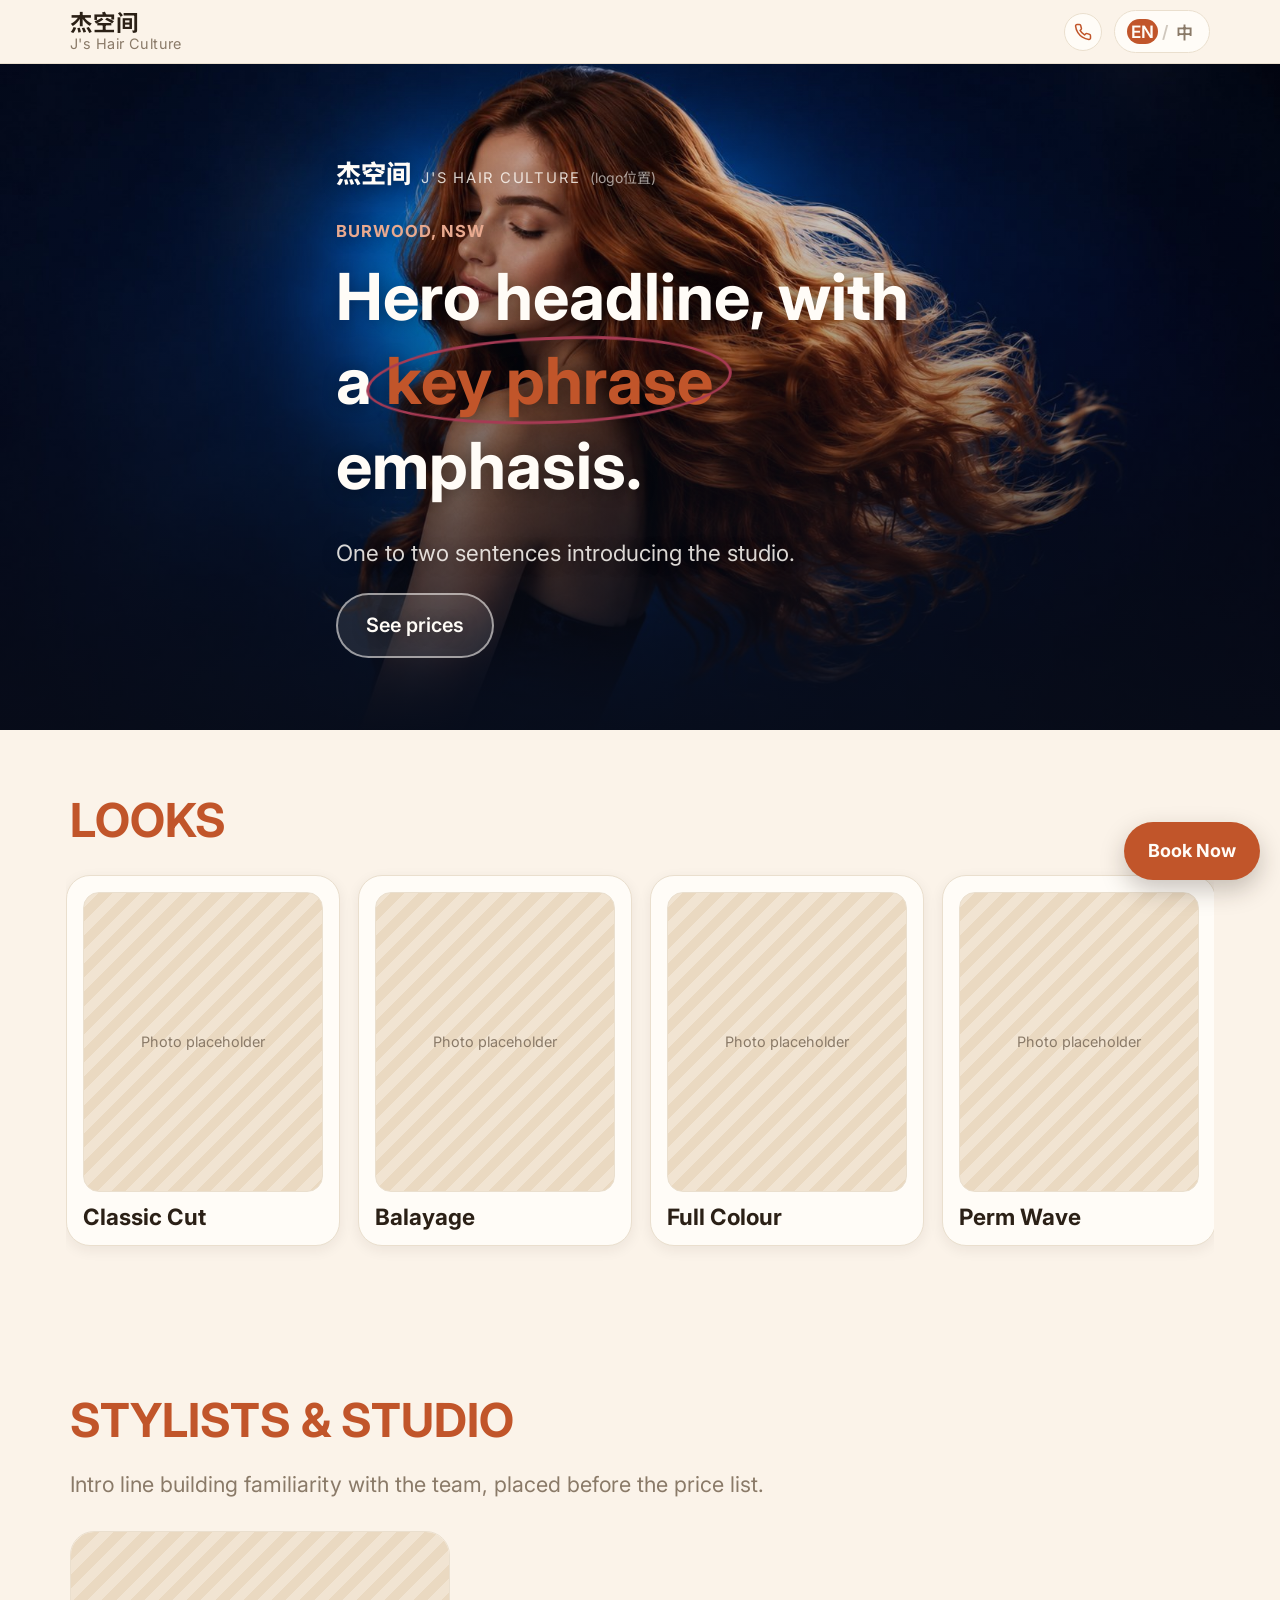
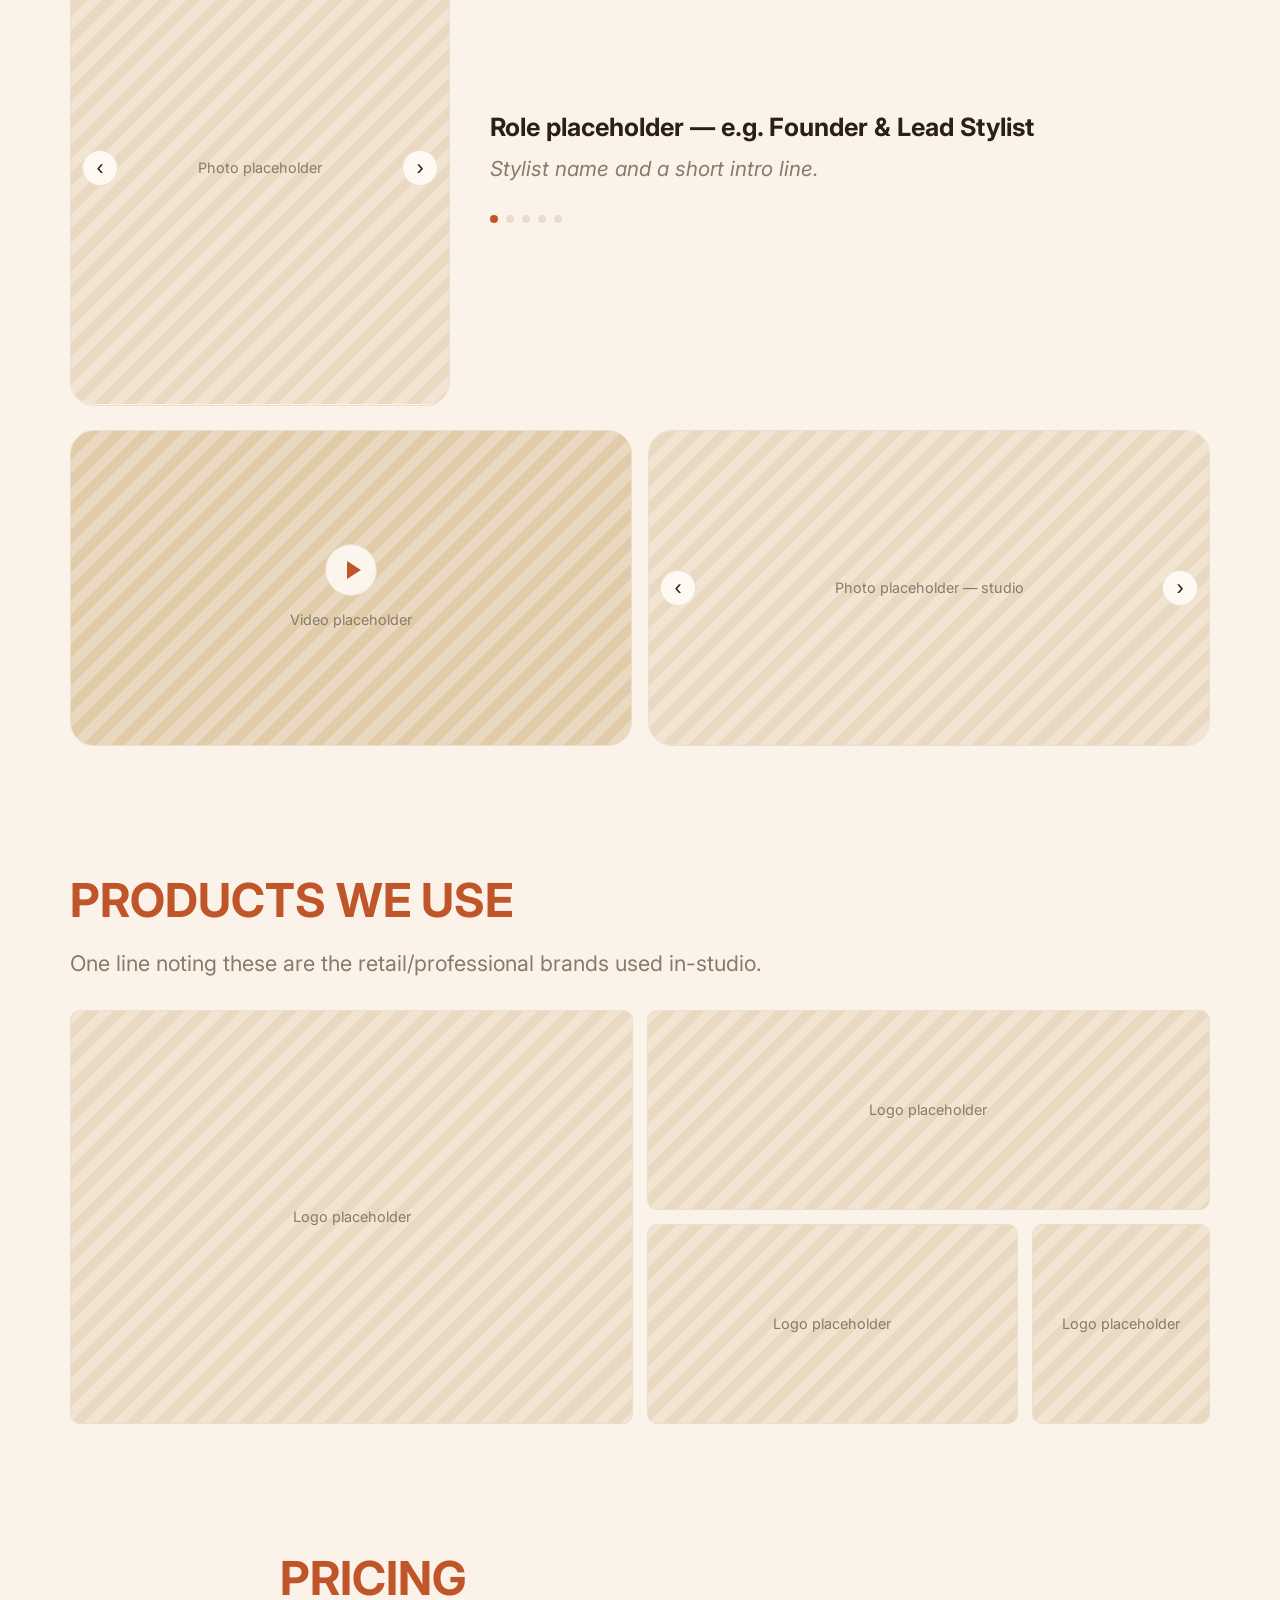
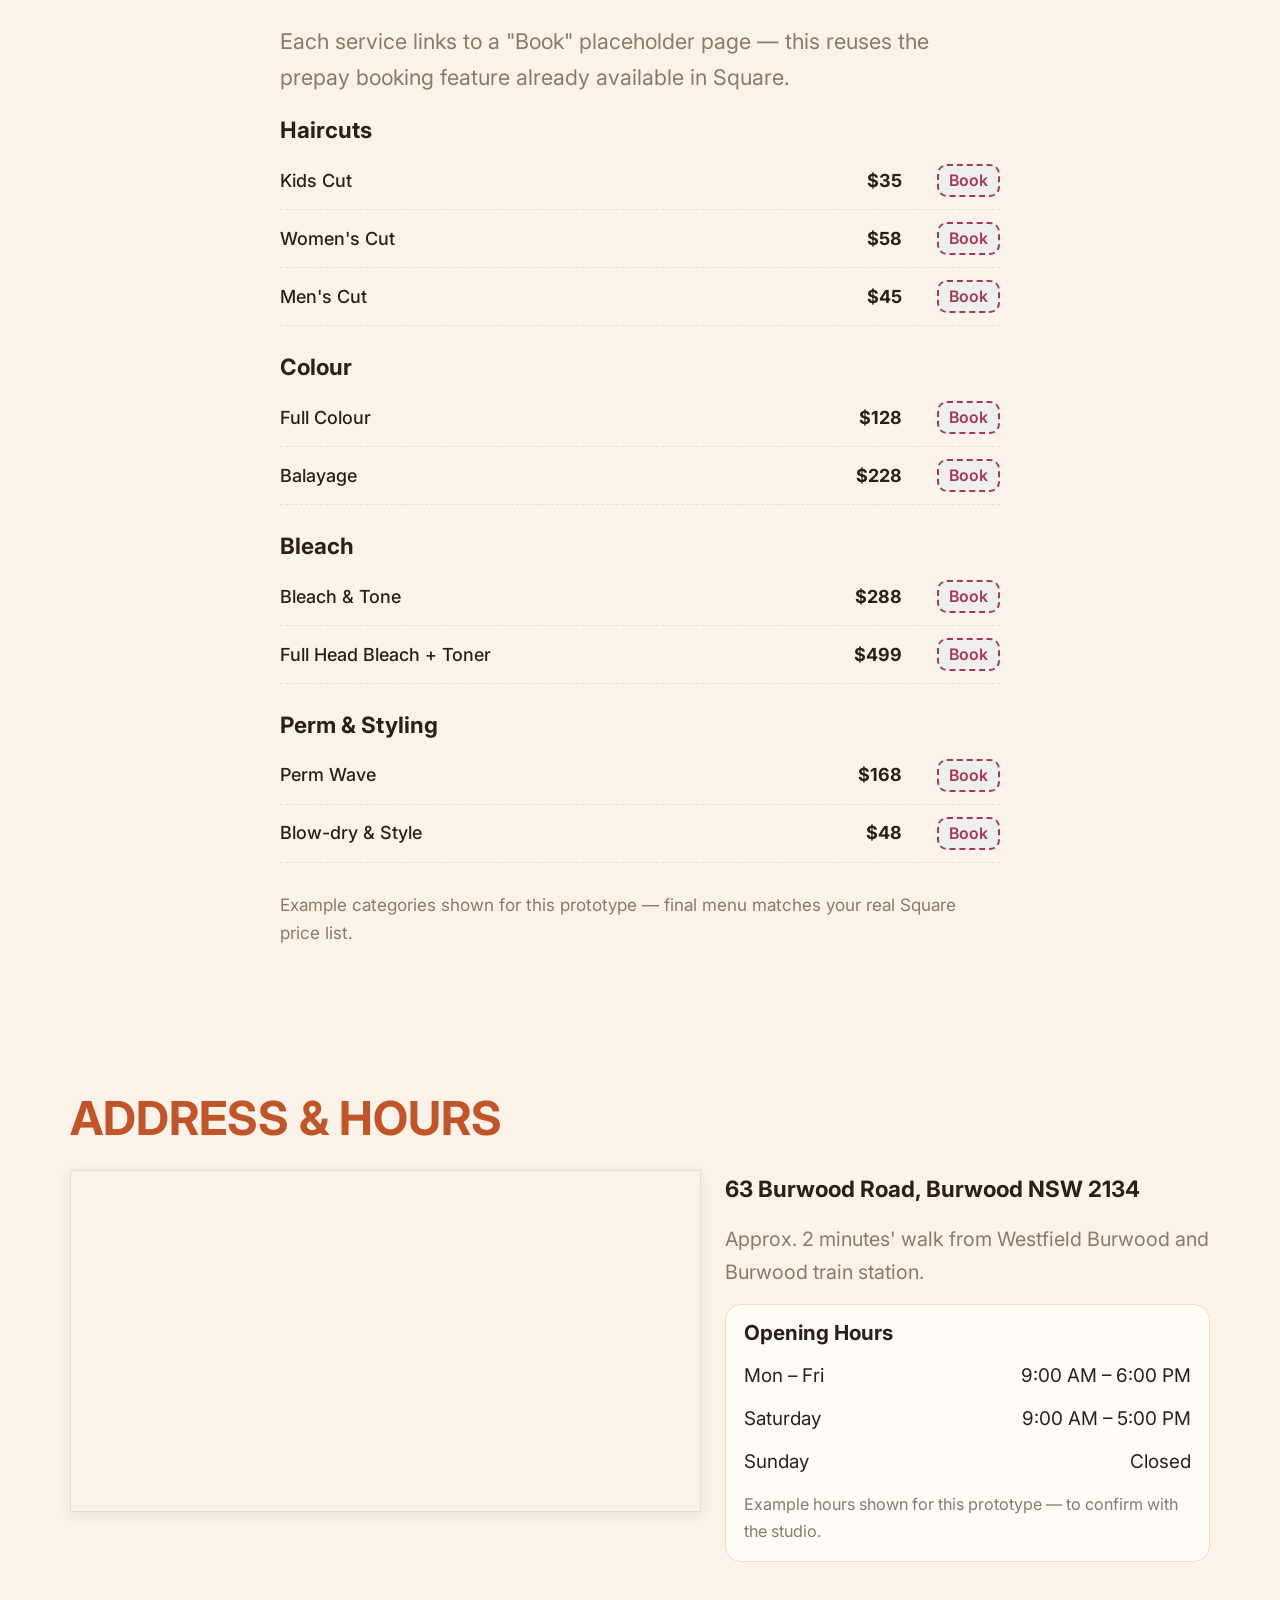
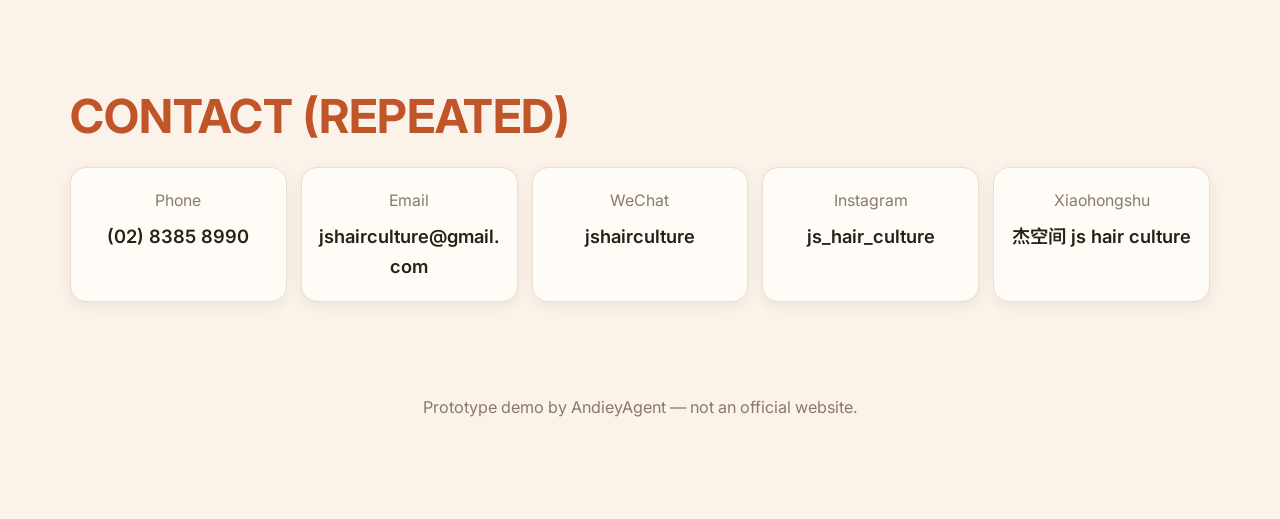
<file: index.html>
<!DOCTYPE html>
<html lang="en" data-lang="en">
<head>
<meta charset="UTF-8">
<meta name="viewport" content="width=device-width, initial-scale=1">
<meta name="robots" content="noindex, nofollow">
<title>J's Hair Culture · 杰空间 — Burwood Hair Studio (Prototype)</title>
<meta name="description" content="Prototype design demo for J's Hair Culture, a hair studio in Burwood NSW.">
<link rel="preconnect" href="https://fonts.googleapis.com">
<link rel="preconnect" href="https://fonts.gstatic.com" crossorigin>
<link href="https://fonts.googleapis.com/css2?family=Inter:wght@400;500;600;700;800&family=Noto+Sans+SC:wght@400;500;600;700;800&display=swap" rel="stylesheet">
<link rel="stylesheet" href="css/style.css">
</head>
<body>

<!-- ============ HEADER ============ -->
<header class="site-header">
  <div class="container site-header__inner">
    <a href="#hero" class="brand">
      <span class="brand__zh">杰空间</span>
      <span class="brand__en">J's Hair Culture</span>
    </a>
    <div class="site-header__actions">
      <div class="header-contact">
        <button type="button" class="header-call" id="contactToggle" aria-haspopup="true" aria-expanded="false" aria-controls="contactPopover" aria-label="Contact options">
          <svg width="18" height="18" viewBox="0 0 24 24" fill="none" stroke="currentColor" stroke-width="2" stroke-linecap="round" stroke-linejoin="round"><path d="M22 16.92v3a2 2 0 0 1-2.18 2 19.79 19.79 0 0 1-8.63-3.07 19.5 19.5 0 0 1-6-6 19.79 19.79 0 0 1-3.07-8.67A2 2 0 0 1 4.11 2h3a2 2 0 0 1 2 1.72c.127.96.361 1.903.7 2.81a2 2 0 0 1-.45 2.11L8.09 9.91a16 16 0 0 0 6 6l1.27-1.27a2 2 0 0 1 2.11-.45c.907.339 1.85.573 2.81.7A2 2 0 0 1 22 16.92z"/></svg>
        </button>
        <div class="contact-popover" id="contactPopover" hidden>
          <a class="contact-row" href="tel:+61283858990">
            <span><span class="contact-row__label" data-i18n="contact.phone">Phone</span><span class="contact-row__value">(02) 8385 8990</span></span>
          </a>
          <a class="contact-row" href="tel:+61415992695">
            <span><span class="contact-row__label" data-i18n="contact.mobile">Mobile</span><span class="contact-row__value">0415 992 695</span></span>
          </a>
          <a class="contact-row" href="mailto:jshairculture@gmail.com">
            <span><span class="contact-row__label" data-i18n="contact.email">Email</span><span class="contact-row__value">jshairculture@gmail.com</span></span>
          </a>
          <div class="contact-row contact-row--static">
            <span><span class="contact-row__label" data-i18n="contact.wechat">WeChat</span><span class="contact-row__value">jshairculture</span></span>
          </div>
          <div class="contact-row contact-row--static">
            <span><span class="contact-row__label">Instagram</span><span class="contact-row__value">js_hair_culture</span></span>
          </div>
          <div class="contact-row contact-row--static">
            <span><span class="contact-row__label" data-i18n="contact.xhs">Xiaohongshu</span><span class="contact-row__value">杰空间 js hair culture</span></span>
          </div>
        </div>
      </div>
      <button type="button" class="lang-toggle" id="langToggle" aria-label="Switch language">
        <span data-lang-label="en" class="lang-toggle__opt">EN</span>
        <span class="lang-toggle__sep">/</span>
        <span data-lang-label="zh" class="lang-toggle__opt">中</span>
      </button>
    </div>
  </div>
</header>

<main>

<!-- ============ 1. HERO ============ -->
<section class="hero" id="hero">
  <div class="hero__bg"></div>
  <div class="hero__scrim"></div>
  <div class="container hero__content">
    <p class="hero__logotype">
      <span class="hero__logotype-zh">杰空间</span>
      <span class="hero__logotype-en">J's Hair Culture</span>
      <span class="hero__logotype-note">(logo位置)</span>
    </p>
    <p class="eyebrow" data-i18n="hero.eyebrow">BURWOOD, NSW</p>
    <h1 class="hero__title" data-i18n-html="hero.title">Hero headline, with a <span class="mark-circle">key phrase</span> emphasis.</h1>
    <p class="hero__sub" data-i18n="hero.sub">One to two sentences introducing the studio.</p>
    <div class="hero__actions">
      <a href="#pricing" class="btn btn--ghost-light" data-i18n="cta.seePrices">See prices</a>
    </div>
  </div>
</section>

<!-- ============ 2. 效果区 ============ -->
<section class="services" id="services">
  <div class="container">
    <h2 class="section-title section-title--accent" data-i18n="services.eyebrow">LOOKS</h2>
    <div class="services__scroller">

      <article class="service-card">
        <div class="img-placeholder img-placeholder--look"><span data-i18n="placeholder.img">Photo placeholder</span></div>
        <h3 data-i18n="services.cut.name">Classic Cut</h3>
      </article>

      <article class="service-card">
        <div class="img-placeholder img-placeholder--look"><span data-i18n="placeholder.img">Photo placeholder</span></div>
        <h3 data-i18n="services.balayage.name">Balayage</h3>
      </article>

      <article class="service-card">
        <div class="img-placeholder img-placeholder--look"><span data-i18n="placeholder.img">Photo placeholder</span></div>
        <h3 data-i18n="services.color.name">Full Colour</h3>
      </article>

      <article class="service-card">
        <div class="img-placeholder img-placeholder--look"><span data-i18n="placeholder.img">Photo placeholder</span></div>
        <h3 data-i18n="services.perm.name">Perm Wave</h3>
      </article>

      <article class="service-card">
        <div class="img-placeholder img-placeholder--look"><span data-i18n="placeholder.img">Photo placeholder</span></div>
        <h3 data-i18n="services.bleach.name">Bleach &amp; Tone</h3>
      </article>

      <article class="service-card">
        <div class="img-placeholder img-placeholder--look"><span data-i18n="placeholder.img">Photo placeholder</span></div>
        <h3 data-i18n="services.kids.name">Kids Cut</h3>
      </article>

    </div>
  </div>
</section>

<!-- ============ 3. 造型师/团队 + 门店氛围 ============ -->
<section class="team" id="team">
  <div class="container">
    <h2 class="section-title section-title--accent" data-i18n="team.eyebrow">STYLISTS &amp; STUDIO</h2>
    <p class="section-lead" data-i18n="team.lead">Intro line building familiarity with the team, placed before the price list.</p>

    <div class="team__carousel">
      <div class="team__carousel-image">
        <div class="team__carousel-track">
          <div class="img-placeholder img-placeholder--look team__carousel-slide is-active"><span data-i18n="placeholder.img">Photo placeholder</span></div>
          <div class="img-placeholder img-placeholder--look team__carousel-slide"><span data-i18n="placeholder.img">Photo placeholder</span></div>
          <div class="img-placeholder img-placeholder--look team__carousel-slide"><span data-i18n="placeholder.img">Photo placeholder</span></div>
          <div class="img-placeholder img-placeholder--look team__carousel-slide"><span data-i18n="placeholder.img">Photo placeholder</span></div>
          <div class="img-placeholder img-placeholder--look team__carousel-slide"><span data-i18n="placeholder.img">Photo placeholder</span></div>
        </div>
        <button type="button" class="vibe-carousel__btn vibe-carousel__btn--prev" data-team-prev aria-label="Previous stylist">&lsaquo;</button>
        <button type="button" class="vibe-carousel__btn vibe-carousel__btn--next" data-team-next aria-label="Next stylist">&rsaquo;</button>
      </div>
      <div class="team__carousel-info">
        <div class="team__carousel-panel is-active">
          <h3 data-i18n="team.founder.role">Role placeholder — e.g. Founder &amp; Lead Stylist</h3>
          <p data-i18n="team.founder.quote">Stylist name and a short intro line.</p>
        </div>
        <div class="team__carousel-panel">
          <h3 data-i18n="team.stylist1.role">Role placeholder — e.g. Senior Colourist</h3>
          <p data-i18n="team.stylist1.quote">Stylist name and a short intro line.</p>
        </div>
        <div class="team__carousel-panel">
          <h3 data-i18n="team.stylist2.role">Role placeholder — e.g. Stylist</h3>
          <p data-i18n="team.stylist2.quote">Stylist name and a short intro line.</p>
        </div>
        <div class="team__carousel-panel">
          <h3 data-i18n="team.stylist3.role">Role placeholder — e.g. Junior Stylist</h3>
          <p data-i18n="team.stylist3.quote">Stylist name and a short intro line.</p>
        </div>
        <div class="team__carousel-panel">
          <h3 data-i18n="team.stylist4.role">Role placeholder — e.g. Studio Assistant</h3>
          <p data-i18n="team.stylist4.quote">Stylist name and a short intro line.</p>
        </div>
        <div class="team__carousel-dots" aria-hidden="true">
          <span class="team__carousel-dot is-active"></span>
          <span class="team__carousel-dot"></span>
          <span class="team__carousel-dot"></span>
          <span class="team__carousel-dot"></span>
          <span class="team__carousel-dot"></span>
        </div>
      </div>
    </div>

    <div class="vibe-strip">
      <div class="video-placeholder">
        <span class="video-placeholder__play" aria-hidden="true"></span>
        <span data-i18n="placeholder.video">Video placeholder</span>
      </div>
      <div class="vibe-carousel">
        <div class="vibe-carousel__track">
          <div class="img-placeholder img-placeholder--wide vibe-carousel__slide is-active"><span data-i18n="placeholder.vibeImg">Photo placeholder — studio</span></div>
          <div class="img-placeholder img-placeholder--wide vibe-carousel__slide"><span data-i18n="placeholder.vibeImg">Photo placeholder — studio</span></div>
          <div class="img-placeholder img-placeholder--wide vibe-carousel__slide"><span data-i18n="placeholder.vibeImg">Photo placeholder — studio</span></div>
        </div>
        <button type="button" class="vibe-carousel__btn vibe-carousel__btn--prev" aria-label="Previous photo">&lsaquo;</button>
        <button type="button" class="vibe-carousel__btn vibe-carousel__btn--next" aria-label="Next photo">&rsaquo;</button>
      </div>
    </div>
  </div>
</section>

<!-- ============ 4. 商品区 ============ -->
<section class="products" id="products">
  <div class="container">
    <h2 class="section-title section-title--accent" data-i18n="products.eyebrow">PRODUCTS WE USE</h2>
    <p class="section-lead" data-i18n="products.lead">One line noting these are the retail/professional brands used in-studio.</p>
    <div class="products__collage">
      <div class="img-placeholder products__tile products__tile--a" aria-label="Cadiveu"><span data-i18n="placeholder.logo">Logo placeholder</span></div>
      <div class="img-placeholder products__tile products__tile--b"><span data-i18n="placeholder.logo">Logo placeholder</span></div>
      <div class="img-placeholder products__tile products__tile--c"><span data-i18n="placeholder.logo">Logo placeholder</span></div>
      <div class="img-placeholder products__tile products__tile--d"><span data-i18n="placeholder.logo">Logo placeholder</span></div>
    </div>
  </div>
</section>

<!-- ============ 5. 价目表 + 联系方式 ============ -->
<section class="pricing" id="pricing">
  <div class="container">

    <div class="pricing__table">
      <h2 class="section-title section-title--accent" data-i18n="pricing.eyebrow">PRICING</h2>
      <p class="section-lead" data-i18n="pricing.lead">Each service links to a "Book" placeholder page — this reuses the prepay booking feature already available in Square.</p>

      <div class="price-category">
        <h3 data-i18n="pricing.cat.cut">Haircuts</h3>
        <ul class="price-list">
          <li data-service-id="kids"><span class="price-list__name" data-i18n="services.kids.name">Kids Cut</span><span class="price-list__price" data-i18n="services.kids.price">$35</span><span class="price-list__action" data-qty-action></span></li>
          <li data-service-id="womensCut"><span class="price-list__name" data-i18n="pricing.item.womensCut">Women's Cut</span><span class="price-list__price" data-i18n="pricing.item.womensCutPrice">$58</span><span class="price-list__action" data-qty-action></span></li>
          <li data-service-id="mensCut"><span class="price-list__name" data-i18n="pricing.item.mensCut">Men's Cut</span><span class="price-list__price" data-i18n="pricing.item.mensCutPrice">$45</span><span class="price-list__action" data-qty-action></span></li>
        </ul>
      </div>

      <div class="price-category">
        <h3 data-i18n="pricing.cat.color">Colour</h3>
        <ul class="price-list">
          <li data-service-id="color"><span class="price-list__name" data-i18n="services.color.name">Full Colour</span><span class="price-list__price" data-i18n="services.color.price">$128</span><span class="price-list__action" data-qty-action></span></li>
          <li data-service-id="balayage"><span class="price-list__name" data-i18n="services.balayage.name">Balayage</span><span class="price-list__price" data-i18n="services.balayage.price">$228</span><span class="price-list__action" data-qty-action></span></li>
        </ul>
      </div>

      <div class="price-category">
        <h3 data-i18n="pricing.cat.bleach">Bleach</h3>
        <ul class="price-list">
          <li data-service-id="bleach"><span class="price-list__name" data-i18n="services.bleach.name">Bleach &amp; Tone</span><span class="price-list__price" data-i18n="services.bleach.price">$288</span><span class="price-list__action" data-qty-action></span></li>
          <li data-service-id="fullBleach"><span class="price-list__name" data-i18n="pricing.item.fullBleach">Full Head Bleach + Toner</span><span class="price-list__price" data-i18n="pricing.item.fullBleachPrice">$499</span><span class="price-list__action" data-qty-action></span></li>
        </ul>
      </div>

      <div class="price-category">
        <h3 data-i18n="pricing.cat.perm">Perm &amp; Styling</h3>
        <ul class="price-list">
          <li data-service-id="perm"><span class="price-list__name" data-i18n="services.perm.name">Perm Wave</span><span class="price-list__price" data-i18n="services.perm.price">$168</span><span class="price-list__action" data-qty-action></span></li>
          <li data-service-id="blowdry"><span class="price-list__name" data-i18n="pricing.item.blowdry">Blow-dry &amp; Style</span><span class="price-list__price" data-i18n="pricing.item.blowdryPrice">$48</span><span class="price-list__action" data-qty-action></span></li>
        </ul>
      </div>

      <p class="price-note" data-i18n="pricing.note">Example categories shown for this prototype — final menu matches your real Square price list.</p>
    </div>

  </div>
</section>

<!-- ============ 6. 地址 + 营业时间/交通 ============ -->
<section class="location" id="location">
  <div class="container">
    <h2 class="section-title section-title--accent" data-i18n="location.eyebrow">ADDRESS &amp; HOURS</h2>

    <div class="location__grid">
      <div class="map-embed">
        <iframe
          title="J's Hair Culture location map"
          src="https://www.google.com/maps?q=63+Burwood+Road,+Burwood+NSW+2134&output=embed"
          loading="lazy"
          referrerpolicy="no-referrer-when-downgrade">
        </iframe>
      </div>

      <div class="location__info">
        <p class="location__address">63 Burwood Road, Burwood NSW 2134</p>
        <p class="location__transit" data-i18n="location.transit">Approx. 2 minutes' walk from Westfield Burwood and Burwood train station.</p>
        <div class="hours">
          <h3 data-i18n="location.hoursTitle">Opening Hours</h3>
          <ul>
            <li><span data-i18n="location.hours.weekday">Mon – Fri</span><span>9:00 AM – 6:00 PM</span></li>
            <li><span data-i18n="location.hours.saturday">Saturday</span><span>9:00 AM – 5:00 PM</span></li>
            <li><span data-i18n="location.hours.sunday">Sunday</span><span data-i18n="location.hours.closed">Closed</span></li>
          </ul>
          <p class="hours__note" data-i18n="location.hoursNote">Example hours shown for this prototype — to confirm with the studio.</p>
        </div>
      </div>
    </div>
  </div>
</section>

<!-- ============ 7. 联系方式（二次强化） ============ -->
<section class="contact-repeat" id="contact">
  <div class="container">
    <h2 class="section-title section-title--accent" data-i18n="contactRepeat.eyebrow">CONTACT (REPEATED)</h2>
    <div class="contact-repeat__grid">
      <a class="contact-tile" href="tel:+61283858990">
        <span class="contact-tile__label" data-i18n="contact.phone">Phone</span>
        <span class="contact-tile__value">(02) 8385 8990</span>
      </a>
      <a class="contact-tile" href="mailto:jshairculture@gmail.com">
        <span class="contact-tile__label" data-i18n="contact.email">Email</span>
        <span class="contact-tile__value">jshairculture@gmail.com</span>
      </a>
      <div class="contact-tile contact-tile--static">
        <span class="contact-tile__label" data-i18n="contact.wechat">WeChat</span>
        <span class="contact-tile__value">jshairculture</span>
      </div>
      <div class="contact-tile contact-tile--static">
        <span class="contact-tile__label">Instagram</span>
        <span class="contact-tile__value">js_hair_culture</span>
      </div>
      <div class="contact-tile contact-tile--static">
        <span class="contact-tile__label" data-i18n="contact.xhs">Xiaohongshu</span>
        <span class="contact-tile__value">杰空间 js hair culture</span>
      </div>
    </div>
  </div>
</section>


</main>

<!-- ============ 9. FOOTER ============ -->
<footer class="site-footer">
  <div class="container site-footer__inner">
    <p data-i18n="footer.disclaimer">Prototype demo by AndieyAgent — not an official website.</p>
  </div>
</footer>

<!-- ============ 悬浮吸底 CTA ============ -->
<a href="booking.html" class="floating-cta" id="floatingCta">
  <span class="mark-box" data-i18n="cta.book">Book Now</span>
  <span class="floating-cta__badge" id="floatingCtaBadge" hidden></span>
</a>

<script src="js/main.js"></script>
</body>
</html>
</file>
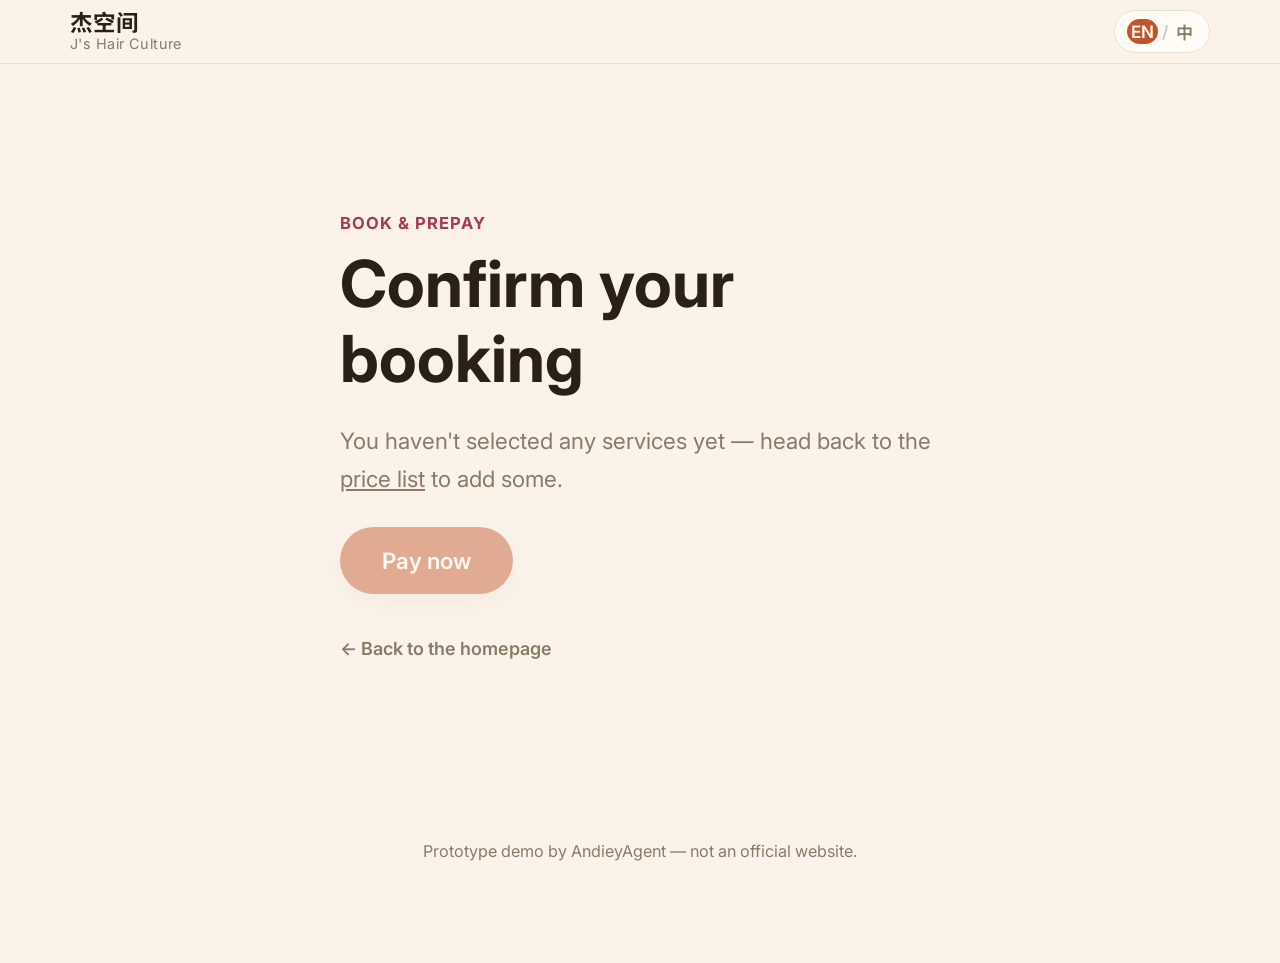
<file: booking.html>
<!DOCTYPE html>
<html lang="en" data-lang="en">
<head>
<meta charset="UTF-8">
<meta name="viewport" content="width=device-width, initial-scale=1">
<meta name="robots" content="noindex, nofollow">
<title>Booking — J's Hair Culture (Prototype)</title>
<link rel="preconnect" href="https://fonts.googleapis.com">
<link rel="preconnect" href="https://fonts.gstatic.com" crossorigin>
<link href="https://fonts.googleapis.com/css2?family=Inter:wght@400;500;600;700;800&family=Noto+Sans+SC:wght@400;500;600;700;800&display=swap" rel="stylesheet">
<link rel="stylesheet" href="css/style.css">
</head>
<body>

<header class="site-header">
  <div class="container site-header__inner">
    <a href="index.html" class="brand">
      <span class="brand__zh">杰空间</span>
      <span class="brand__en">J's Hair Culture</span>
    </a>
    <div class="site-header__actions">
      <button type="button" class="lang-toggle" id="langToggle" aria-label="Switch language">
        <span data-lang-label="en" class="lang-toggle__opt">EN</span>
        <span class="lang-toggle__sep">/</span>
        <span data-lang-label="zh" class="lang-toggle__opt">中</span>
      </button>
    </div>
  </div>
</header>

<main>
  <section class="booking-page">
    <div class="container booking-page__inner">
      <p class="eyebrow" data-i18n="booking.eyebrow">BOOK &amp; PREPAY</p>
      <h1 class="booking-page__title" data-i18n="booking.title">Confirm your booking</h1>

      <div id="checkoutHasItems" hidden>
        <ul class="price-list booking-page__cart-list" id="checkoutList"></ul>
        <p class="checkout-total">
          <span data-i18n="booking.total">Total</span>
          <span id="checkoutTotalAmount">$0</span>
        </p>
        <p class="booking-page__body" data-i18n="booking.body">
          This prototype is not connected to a payment system. In the final version, this button would open a Square
          prepay checkout for the services above.
        </p>
      </div>

      <p class="booking-page__body" id="checkoutEmpty" data-i18n-html="booking.empty" hidden>
        You haven't selected any services yet — head back to the <a href="index.html#pricing">price list</a> to add some.
      </p>

      <button type="button" class="btn btn--primary btn--large" id="checkoutPayBtn" data-i18n="booking.pay" disabled>Pay now</button>

      <a href="index.html" class="back-link" id="backLink" data-i18n="booking.back">&larr; Back to the homepage</a>
    </div>
  </section>
</main>

<footer class="site-footer">
  <div class="container site-footer__inner">
    <p data-i18n="footer.disclaimer">Prototype demo by AndieyAgent — not an official website.</p>
  </div>
</footer>

<script src="js/main.js"></script>
</body>
</html>
</file>
<file: css/style.css>
/* ============================================================
   J's Hair Culture — Prototype Demo
   Design tokens: Oat Cream / Copper Balayage / Warm Berry
   ============================================================ */

:root {
  --color-bg: #FBF3E9;
  --color-primary: #C1552A;
  --color-primary-dark: #A8461F;
  --color-secondary: #A63A54;
  --color-ink: #2B2016;
  --color-muted: #8A7A68;
  --color-surface: #FFFCF7;
  --color-border: #EADFCE;

  --font-display: 'Inter', 'Noto Sans SC', -apple-system, BlinkMacSystemFont, 'PingFang SC', 'Microsoft YaHei', 'Segoe UI', sans-serif;
  --font-body: 'Inter', 'Noto Sans SC', -apple-system, BlinkMacSystemFont, 'PingFang SC', 'Microsoft YaHei', 'Segoe UI', sans-serif;

  --radius-lg: 24px;
  --radius-md: 16px;
  --radius-sm: 10px;
  --radius-pill: 999px;

  --shadow-soft: 0 8px 24px rgba(43, 32, 22, 0.08);
  --shadow-card: 0 4px 14px rgba(43, 32, 22, 0.07);

  --container-max: 1180px;
  --header-h: 64px;
}

* { box-sizing: border-box; }
html { font-size: 18px; scroll-behavior: smooth; scroll-padding-top: calc(var(--header-h) + 16px); }

body {
  margin: 0;
  background: var(--color-bg);
  color: var(--color-ink);
  font-family: var(--font-body);
  line-height: 1.65;
  -webkit-font-smoothing: antialiased;
}

@media (prefers-reduced-motion: reduce) {
  html { scroll-behavior: auto; }
  * { animation-duration: 0.001ms !important; animation-iteration-count: 1 !important; transition-duration: 0.001ms !important; }
}

h1, h2, h3 { font-family: var(--font-display); font-weight: 700; margin: 0 0 0.4em; line-height: 1.15; }
p { margin: 0 0 1em; }
a { color: inherit; }
ul { list-style: none; margin: 0; padding: 0; }
img { max-width: 100%; display: block; }

.container {
  max-width: var(--container-max);
  margin: 0 auto;
  padding: 0 20px;
}

.eyebrow {
  font-family: var(--font-display);
  font-weight: 700;
  font-size: 0.92rem;
  letter-spacing: 0.06em;
  color: var(--color-secondary);
  text-transform: uppercase;
  margin: 0 0 0.6em;
}

.section-title {
  font-size: clamp(1.9rem, 4.5vw, 2.6rem);
}
.section-title--accent { color: var(--color-primary); }

.section-lead {
  max-width: 60ch;
  color: var(--color-muted);
  font-size: 1.2rem;
}

section { padding: 64px 0; }

/* ---------- Buttons ---------- */
.btn {
  display: inline-flex;
  align-items: center;
  justify-content: center;
  gap: 8px;
  font-family: var(--font-display);
  font-weight: 600;
  font-size: 1.1rem;
  padding: 14px 28px;
  border-radius: var(--radius-pill);
  text-decoration: none;
  border: 2px solid transparent;
  transition: transform 0.15s ease, box-shadow 0.15s ease, background-color 0.15s ease;
  cursor: pointer;
}
.btn:hover { transform: translateY(-2px); }
.btn:focus-visible { outline: 3px solid var(--color-secondary); outline-offset: 2px; }

.btn--primary {
  background: var(--color-primary);
  color: var(--color-surface);
  box-shadow: var(--shadow-soft);
}
.btn--primary:hover { background: var(--color-primary-dark); }

.btn--ghost {
  background: transparent;
  color: var(--color-ink);
  border-color: var(--color-border);
}
.btn--ghost:hover { border-color: var(--color-primary); color: var(--color-primary); }

.btn--large { padding: 18px 40px; font-size: 1.25rem; }
.btn--small { padding: 10px 20px; font-size: 1rem; }

.btn-tiny {
  font-family: var(--font-display);
  font-weight: 600;
  font-size: 0.88rem;
  color: var(--color-secondary);
  border: 2px dashed var(--color-secondary);
  border-radius: var(--radius-sm);
  padding: 5px 10px;
  text-decoration: none;
  white-space: nowrap;
  transition: background-color 0.15s ease, color 0.15s ease;
}
.btn-tiny:hover { background: var(--color-secondary); color: var(--color-surface); }

/* ---------- Hand-drawn signature marks ---------- */
.mark-circle {
  position: relative;
  color: var(--color-primary);
  white-space: nowrap;
}
.mark-circle::after {
  content: '';
  position: absolute;
  left: -6%;
  right: -6%;
  top: -6%;
  bottom: -4%;
  border: 3px solid var(--color-secondary);
  border-radius: 50% 45% 48% 52% / 55% 48% 52% 45%;
  transform: rotate(-2deg);
  pointer-events: none;
  opacity: 0;
  animation: markIn 0.6s ease-out 0.5s forwards;
}

@media (max-width: 600px) {
  .mark-circle::after { top: -4%; bottom: -2%; border-width: 2px; }
}
.mark-box {
  position: relative;
}

@keyframes markIn {
  from { opacity: 0; transform: rotate(-2deg) scale(0.9); }
  to { opacity: 1; transform: rotate(-2deg) scale(1); }
}

/* ---------- Placeholder imagery ---------- */
.img-placeholder {
  background: repeating-linear-gradient(135deg, #F1E4D2, #F1E4D2 10px, #EAD9C1 10px, #EAD9C1 20px);
  border: 1px solid var(--color-border);
  border-radius: var(--radius-md);
  display: flex;
  align-items: center;
  justify-content: center;
  text-align: center;
  color: var(--color-muted);
  font-size: 0.8rem;
  padding: 12px;
  min-height: 200px;
}
.img-placeholder--square { aspect-ratio: 1 / 1; min-height: 180px; }
.img-placeholder--wide { aspect-ratio: 16 / 9; min-height: 160px; }
.img-placeholder--look { aspect-ratio: 4 / 5; min-height: 300px; }

.video-placeholder {
  background: repeating-linear-gradient(135deg, #EAD9C1, #EAD9C1 10px, #E2CBA8 10px, #E2CBA8 20px);
  border: 1px solid var(--color-border);
  border-radius: var(--radius-lg);
  aspect-ratio: 16 / 9;
  min-height: 160px;
  display: flex;
  flex-direction: column;
  align-items: center;
  justify-content: center;
  gap: 12px;
  color: var(--color-muted);
  font-size: 0.8rem;
  text-align: center;
  padding: 12px;
}
.video-placeholder__play {
  width: 52px;
  height: 52px;
  border-radius: 50%;
  background: rgba(255, 252, 247, 0.85);
  border: 1px solid var(--color-border);
  position: relative;
}
.video-placeholder__play::after {
  content: '';
  position: absolute;
  top: 50%;
  left: 55%;
  transform: translate(-50%, -50%);
  border-style: solid;
  border-width: 9px 0 9px 14px;
  border-color: transparent transparent transparent var(--color-primary);
}

/* ---------- Header ---------- */
.site-header {
  position: sticky;
  top: 0;
  z-index: 40;
  height: var(--header-h);
  background: rgba(251, 243, 233, 0.9);
  backdrop-filter: blur(8px);
  border-bottom: 1px solid var(--color-border);
}
.site-header__inner {
  height: 100%;
  display: flex;
  align-items: center;
  justify-content: space-between;
}
.brand {
  text-decoration: none;
  display: flex;
  flex-direction: column;
  line-height: 1.1;
}
.brand__zh { font-family: var(--font-display); font-size: 1.25rem; font-weight: 700; color: var(--color-ink); }
.brand__en { font-family: var(--font-body); font-size: 0.8rem; letter-spacing: 0.03em; color: var(--color-muted); }

.site-header__actions { position: relative; display: flex; align-items: center; gap: 12px; }

.header-contact {}
.header-call {
  display: flex;
  align-items: center;
  justify-content: center;
  width: 38px;
  height: 38px;
  padding: 0;
  border-radius: 50%;
  background: var(--color-surface);
  border: 1px solid var(--color-border);
  color: var(--color-primary);
  cursor: pointer;
}
.contact-popover {
  position: absolute;
  top: calc(100% + 10px);
  right: 0;
  z-index: 60;
  width: min(260px, calc(100vw - 40px));
  background: var(--color-surface);
  border: 1px solid var(--color-border);
  border-radius: var(--radius-lg);
  box-shadow: var(--shadow-soft);
  padding: 4px 16px;
}
.contact-popover[hidden] { display: none; }

.lang-toggle {
  display: flex;
  align-items: center;
  gap: 4px;
  background: var(--color-surface);
  border: 1px solid var(--color-border);
  border-radius: var(--radius-pill);
  padding: 6px 12px;
  font-family: var(--font-display);
  font-weight: 600;
  font-size: 0.95rem;
  cursor: pointer;
  color: var(--color-muted);
}
.lang-toggle__opt { padding: 2px 4px; border-radius: var(--radius-pill); }
.lang-toggle__sep { opacity: 0.4; }
html[data-lang="en"] .lang-toggle__opt[data-lang-label="en"],
html[data-lang="zh"] .lang-toggle__opt[data-lang-label="zh"] {
  background: var(--color-primary);
  color: var(--color-surface);
}

/* ---------- Hero (full-bleed image with overlaid content) ---------- */
.hero {
  position: relative;
  overflow: hidden;
  min-height: clamp(480px, 74vh, 700px);
  display: flex;
  align-items: flex-end;
  padding: 0;
}
.hero__bg {
  position: absolute;
  inset: 0;
  background-color: #0B1220;
  background-image: url("../assets/img/hero-blue.jpg");
  background-size: cover;
  background-position: center 30%;
}
.hero__scrim {
  position: absolute;
  inset: 0;
  background: linear-gradient(180deg, rgba(8, 12, 24, 0.15) 0%, rgba(8, 12, 24, 0.28) 35%, rgba(8, 12, 24, 0.88) 100%);
}
.hero__content {
  position: relative;
  z-index: 2;
  max-width: 640px;
  padding: 40px 20px 48px;
  color: var(--color-surface);
  text-shadow: 0 2px 16px rgba(0, 0, 0, 0.35);
}
.hero__logotype { display: flex; align-items: baseline; flex-wrap: wrap; gap: 10px; margin-bottom: 22px; }
.hero__logotype-zh { font-family: var(--font-display); font-size: 1.4rem; font-weight: 800; }
.hero__logotype-en { font-size: 0.82rem; letter-spacing: 0.12em; text-transform: uppercase; opacity: 0.8; }
.hero__logotype-note { font-size: 0.78rem; color: rgba(255, 252, 247, 0.6); }
.hero .eyebrow { color: #E8A98F; }
.hero__title { font-size: clamp(2.3rem, 6.5vw, 3.6rem); line-height: 1.3; color: var(--color-surface); }
.hero__sub { font-size: 1.25rem; color: rgba(255, 252, 247, 0.85); max-width: 52ch; }
.hero__actions { display: flex; flex-wrap: wrap; gap: 14px; margin-top: 8px; }

.btn--ghost-light {
  background: rgba(255, 252, 247, 0.1);
  color: var(--color-surface);
  border-color: rgba(255, 252, 247, 0.55);
}
.btn--ghost-light:hover { background: rgba(255, 252, 247, 0.2); border-color: var(--color-surface); }

/* ---------- Services (horizontal scroll) ---------- */
.services__scroller {
  display: flex;
  gap: 18px;
  overflow-x: auto;
  scroll-snap-type: x mandatory;
  padding: 8px 4px 20px;
  margin: 0 -4px;
  -webkit-overflow-scrolling: touch;
}
.service-card {
  flex: 0 0 270px;
  scroll-snap-align: start;
  background: var(--color-surface);
  border: 1px solid var(--color-border);
  border-radius: var(--radius-lg);
  padding: 16px;
  box-shadow: var(--shadow-card);
}
.service-card h3 { font-size: 1.25rem; margin: 12px 0 0; }

/* ---------- Team (image/text carousel, in sync — no manual drag) ---------- */
.team__carousel {
  display: flex;
  flex-direction: column;
  gap: 24px;
  margin-top: 28px;
}
.team__carousel-image { position: relative; width: 100%; max-width: 420px; margin: 0 auto; }
.team__carousel-track {
  position: relative;
  aspect-ratio: 4 / 5;
  min-height: 300px;
  border: 1px solid var(--color-border);
  border-radius: var(--radius-lg);
  overflow: hidden;
  -webkit-transform: translateZ(0);
  transform: translateZ(0);
}
.team__carousel-slide {
  position: absolute;
  inset: 0;
  min-height: 0;
  border: none;
  border-radius: 0;
  opacity: 0;
  transition: opacity 0.45s ease, transform 0.45s ease;
  transform: scale(1.03);
  pointer-events: none;
}
.team__carousel-slide.is-active { opacity: 1; transform: scale(1); pointer-events: auto; }

.team__carousel-track .img-placeholder:nth-child(2) { background: repeating-linear-gradient(115deg, #EAD9C1, #EAD9C1 10px, #E2CBA8 10px, #E2CBA8 20px); }
.team__carousel-track .img-placeholder:nth-child(3) { background: repeating-linear-gradient(150deg, #F1E4D2, #F1E4D2 10px, #E4C9A0 10px, #E4C9A0 20px); }
.team__carousel-track .img-placeholder:nth-child(4) { background: repeating-linear-gradient(95deg, #EAD9C1, #EAD9C1 10px, #DFCBA6 10px, #DFCBA6 20px); }
.team__carousel-track .img-placeholder:nth-child(5) { background: repeating-linear-gradient(165deg, #F1E4D2, #F1E4D2 10px, #E8D2AC 10px, #E8D2AC 20px); }

.team__carousel-info { display: flex; flex-direction: column; justify-content: center; }
.team__carousel-panel { display: none; }
.team__carousel-panel.is-active { display: block; }
.team__carousel-panel h3 { font-size: 1.4rem; margin-top: 0; }
.team__carousel-panel p { color: var(--color-muted); font-style: italic; font-size: 1.15rem; }

.team__carousel-dots { display: flex; gap: 8px; margin-top: 8px; }
.team__carousel-dot {
  width: 8px;
  height: 8px;
  border-radius: 50%;
  background: var(--color-border);
}
.team__carousel-dot.is-active { background: var(--color-primary); }

.vibe-strip {
  display: grid;
  grid-template-columns: 1fr;
  gap: 16px;
  margin-top: 24px;
}

/* ---------- Products (static collage — tiles of uneven proportions forming one rectangle) ---------- */
.products__collage {
  display: grid;
  grid-template-columns: repeat(2, 1fr);
  grid-auto-rows: 150px;
  gap: 14px;
  margin-top: 28px;
}
.products__collage .img-placeholder {
  min-height: 0;
  border-radius: var(--radius-sm);
}
.products__tile--a { grid-column: 1 / 3; grid-row: 1 / 3; }
.products__tile--b { grid-column: 1 / 2; grid-row: 3 / 4; }
.products__tile--c { grid-column: 2 / 3; grid-row: 3 / 4; }
.products__tile--d { grid-column: 1 / 3; grid-row: 4 / 5; }

/* ---------- Vibe carousel ---------- */
.vibe-carousel { position: relative; }
.vibe-carousel__track {
  position: relative;
  aspect-ratio: 16 / 9;
  min-height: 160px;
  border: 1px solid var(--color-border);
  border-radius: var(--radius-lg);
  overflow: hidden;
  -webkit-transform: translateZ(0);
  transform: translateZ(0);
}
.vibe-carousel__slide {
  position: absolute;
  inset: 0;
  min-height: 0;
  border: none;
  border-radius: 0;
  opacity: 0;
  transition: opacity 0.45s ease, transform 0.45s ease;
  transform: scale(1.03);
  pointer-events: none;
}
.vibe-carousel__slide.is-active { opacity: 1; transform: scale(1); pointer-events: auto; }

.vibe-carousel__track .img-placeholder:nth-child(2) { background: repeating-linear-gradient(115deg, #EAD9C1, #EAD9C1 10px, #E2CBA8 10px, #E2CBA8 20px); }
.vibe-carousel__track .img-placeholder:nth-child(3) { background: repeating-linear-gradient(150deg, #F1E4D2, #F1E4D2 10px, #E4C9A0 10px, #E4C9A0 20px); }
.vibe-carousel__btn {
  position: absolute;
  top: 50%;
  transform: translateY(-50%);
  width: 36px;
  height: 36px;
  border-radius: 50%;
  border: 1px solid var(--color-border);
  background: rgba(255, 252, 247, 0.9);
  color: var(--color-ink);
  font-size: 1.2rem;
  line-height: 1;
  cursor: pointer;
  display: flex;
  align-items: center;
  justify-content: center;
}
.vibe-carousel__btn:hover { background: var(--color-surface); }
.vibe-carousel__btn--prev { left: 12px; }
.vibe-carousel__btn--next { right: 12px; }

/* ---------- Pricing ---------- */
.pricing__table { max-width: 720px; margin: 0 auto; }
.price-category { margin-bottom: 28px; }
.price-category h3 { font-size: 1.25rem; }

.price-list li {
  display: flex;
  align-items: center;
  gap: 14px;
  padding: 12px 0;
  border-bottom: 1px dashed var(--color-border);
}
.price-list li > span:first-child {
  flex: 1 1 auto;
  font-weight: 500;
}
.price-list__price {
  font-family: var(--font-display);
  font-weight: 700;
  color: var(--color-ink);
  white-space: nowrap;
}
.price-list__action {
  flex: none;
  min-width: 84px;
  display: flex;
  justify-content: flex-end;
}

.qty-stepper {
  display: flex;
  align-items: center;
  gap: 8px;
  border: 1px solid var(--color-border);
  border-radius: var(--radius-pill);
  padding: 4px 6px;
  background: var(--color-bg);
}
.qty-stepper__btn {
  width: 24px;
  height: 24px;
  padding: 0;
  border: none;
  border-radius: 50%;
  background: var(--color-primary);
  color: var(--color-surface);
  font-family: var(--font-display);
  font-weight: 700;
  font-size: 1rem;
  line-height: 1;
  display: flex;
  align-items: center;
  justify-content: center;
  cursor: pointer;
}
.qty-stepper__btn:hover { background: var(--color-primary-dark); }
.qty-stepper__count {
  min-width: 1.1em;
  text-align: center;
  font-family: var(--font-display);
  font-weight: 700;
}

.booking-page__cart-list { margin: 20px 0; }
.checkout-total {
  display: flex;
  justify-content: space-between;
  font-family: var(--font-display);
  font-weight: 700;
  font-size: 1.2rem;
  color: var(--color-ink);
  padding-top: 14px;
  margin: 0 0 24px;
  border-top: 2px solid var(--color-ink);
}
#checkoutPayBtn { margin: 8px 0 20px; }
#checkoutPayBtn:disabled { opacity: 0.45; cursor: not-allowed; }
#checkoutPayBtn:disabled:hover { transform: none; }

.price-note {
  font-size: 0.95rem;
  color: var(--color-muted);
  margin-top: 8px;
}

.contact-row {
  display: flex;
  align-items: center;
  gap: 12px;
  padding: 12px 0;
  border-bottom: 1px solid var(--color-border);
  text-decoration: none;
  color: var(--color-ink);
}
.contact-row:last-child { border-bottom: none; }
.contact-row__label { display: block; font-size: 0.88rem; color: var(--color-muted); }
.contact-row__value { display: block; font-weight: 600; font-size: 1.1rem; }

/* ---------- Location / Map ---------- */
.location__grid {
  display: grid;
  grid-template-columns: 1fr;
  gap: 24px;
  margin-top: 24px;
}
.map-embed {
  box-shadow: var(--shadow-card);
  border: 1px solid var(--color-border);
}
.map-embed iframe { width: 100%; height: 260px; border: 0; display: block; }

@media (min-width: 700px) {
  .map-embed iframe { height: 340px; }
}

.location__info { display: flex; flex-direction: column; gap: 16px; }
.location__address { font-weight: 700; font-size: 1.25rem; margin: 0; }
.location__transit { color: var(--color-muted); font-size: 1.1rem; margin: 0; }

.hours { background: var(--color-surface); border: 1px solid var(--color-border); border-radius: var(--radius-md); padding: 16px 18px; }
.hours h3 { font-size: 1.15rem; }
.hours ul li { display: flex; justify-content: space-between; padding: 6px 0; font-size: 1.05rem; }
.hours__note { font-size: 0.9rem; color: var(--color-muted); margin: 8px 0 0; }

/* ---------- Contact repeat ---------- */
.contact-repeat__grid {
  display: grid;
  grid-template-columns: repeat(2, 1fr);
  gap: 14px;
  margin-top: 24px;
}
.contact-tile {
  display: flex;
  flex-direction: column;
  align-items: center;
  text-align: center;
  gap: 6px;
  background: var(--color-surface);
  border: 1px solid var(--color-border);
  border-radius: var(--radius-md);
  padding: 20px 12px;
  text-decoration: none;
  color: var(--color-ink);
  box-shadow: var(--shadow-card);
}
.contact-tile__label { font-size: 0.88rem; color: var(--color-muted); }
.contact-tile__value { font-weight: 600; font-size: 1.02rem; word-break: break-word; }

/* ---------- Footer ---------- */
.site-footer { padding: 28px 0 calc(28px + 70px); text-align: center; }
.site-footer p { margin: 0; font-size: 0.9rem; color: var(--color-muted); }

/* ---------- Floating sticky CTA ---------- */
.floating-cta {
  position: fixed;
  right: 20px;
  bottom: 20px;
  z-index: 50;
  background: var(--color-primary);
  color: var(--color-surface);
  font-family: var(--font-display);
  font-weight: 700;
  font-size: 1rem;
  padding: 14px 24px;
  border-radius: var(--radius-pill);
  text-decoration: none;
  box-shadow: 0 10px 24px rgba(43, 32, 22, 0.25);
  transition: transform 0.15s ease;
}
.floating-cta:hover { transform: translateY(-2px); }
.floating-cta__badge {
  position: absolute;
  top: -6px;
  right: -6px;
  min-width: 20px;
  height: 20px;
  padding: 0 5px;
  display: flex;
  align-items: center;
  justify-content: center;
  border-radius: var(--radius-pill);
  background: var(--color-secondary);
  color: var(--color-surface);
  font-family: var(--font-display);
  font-weight: 700;
  font-size: 0.75rem;
  box-shadow: 0 2px 6px rgba(43, 32, 22, 0.3);
}
.floating-cta__badge[hidden] { display: none; }

@media (max-width: 480px) {
  .floating-cta {
    right: 14px;
    bottom: 14px;
    font-size: 0.9rem;
    padding: 12px 18px;
  }
}

/* ---------- Booking (explainer) page ---------- */
.booking-page { min-height: calc(100vh - var(--header-h) - 90px); display: flex; align-items: center; }
.booking-page__inner { max-width: 640px; }
.booking-page__title { font-size: clamp(2.3rem, 6.5vw, 3.6rem); color: var(--color-ink); }
.booking-page__body { font-size: 1.25rem; color: var(--color-muted); max-width: 52ch; }
.back-link {
  display: block;
  margin-top: 20px;
  color: var(--color-muted);
  text-decoration: none;
  font-weight: 600;
}
.back-link:hover { color: var(--color-primary); }

/* ============================================================
   Breakpoints
   ============================================================ */

@media (min-width: 700px) {
  .vibe-strip { grid-template-columns: repeat(2, 1fr); }
  .contact-repeat__grid { grid-template-columns: repeat(3, 1fr); }

  .products__collage { grid-template-columns: repeat(6, 1fr); grid-auto-rows: 200px; }
  .products__tile--a { grid-column: 1 / 4; grid-row: 1 / 3; }
  .products__tile--b { grid-column: 4 / 7; grid-row: 1 / 2; }
  .products__tile--c { grid-column: 4 / 6; grid-row: 2 / 3; }
  .products__tile--d { grid-column: 6 / 7; grid-row: 2 / 3; }
}

@media (min-width: 860px) {
  .hero__content { padding: 56px 56px 72px; max-width: 720px; }

  .location__grid { grid-template-columns: 1.3fr 1fr; align-items: start; }

  .team__carousel { flex-direction: row; align-items: stretch; gap: 40px; }
  .team__carousel-image { flex: 0 0 380px; max-width: none; margin: 0; }
  .team__carousel-track { height: 100%; min-height: 440px; }
}

@media (min-width: 980px) {
  .contact-repeat__grid { grid-template-columns: repeat(5, 1fr); }
}
</file>
